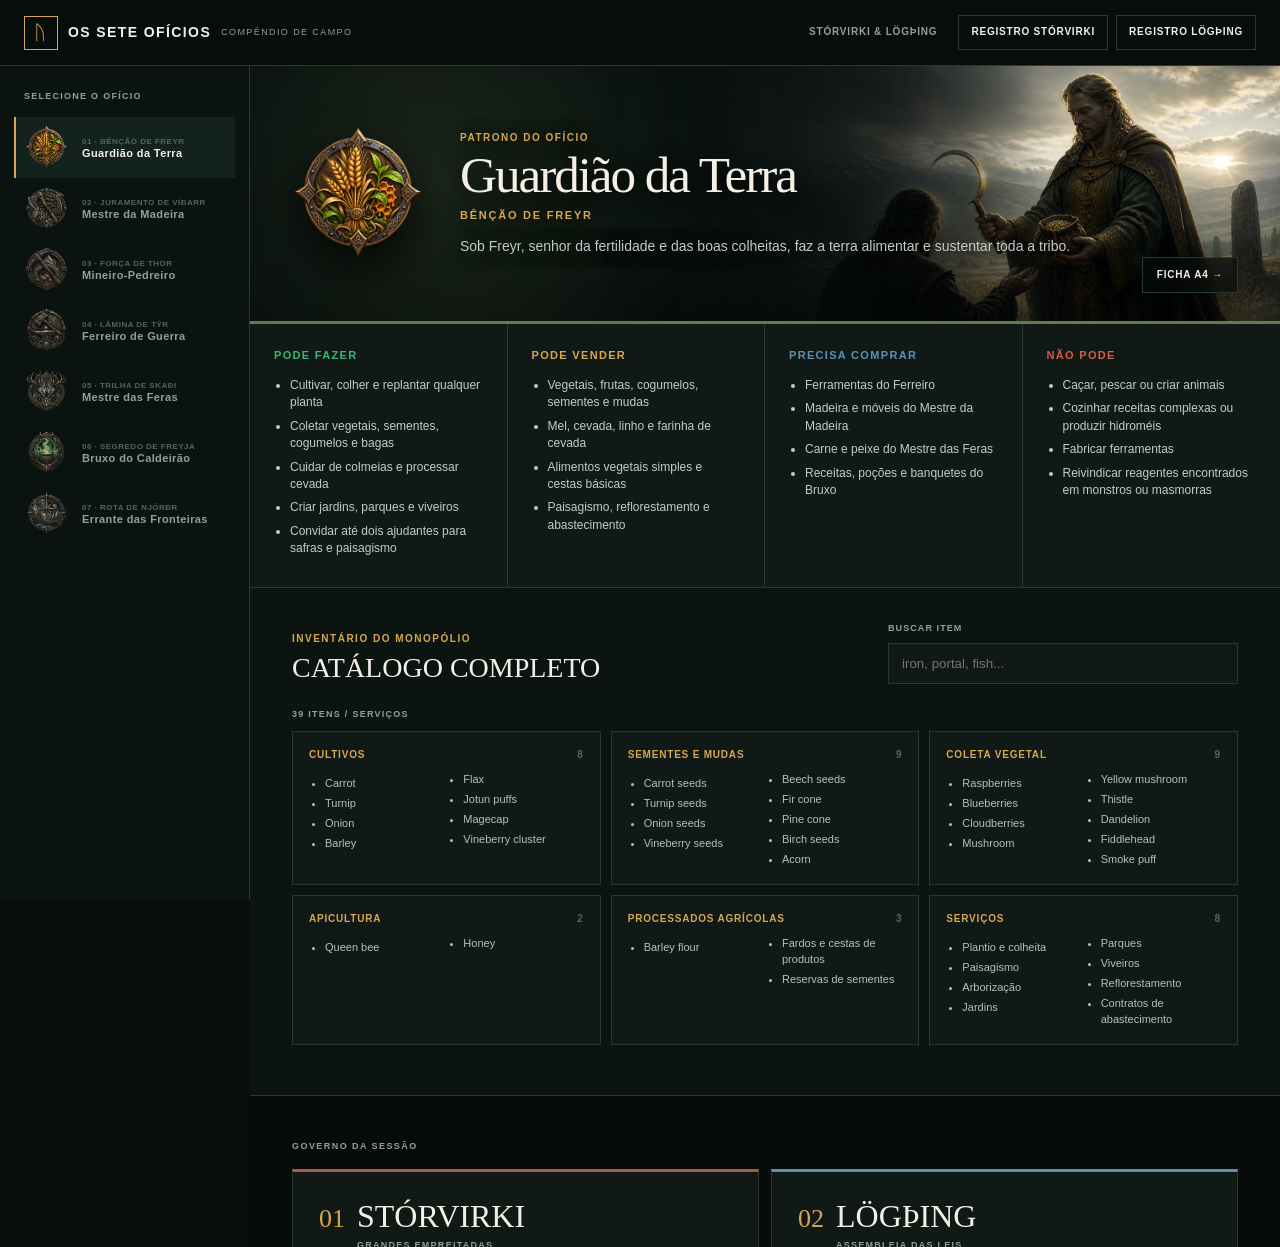
<file: index.html>
<!doctype html>
<html lang="pt-BR">
<head>
  <meta charset="utf-8">
  <meta name="viewport" content="width=device-width, initial-scale=1">
  <meta http-equiv="refresh" content="0; url=./valheim-rp-site/">
  <title>Os Sete Ofícios</title>
  <link rel="canonical" href="./valheim-rp-site/">
</head>
<body>
  <p>Abrindo <a href="./valheim-rp-site/">Os Sete Ofícios</a>…</p>
</body>
</html>
</file>
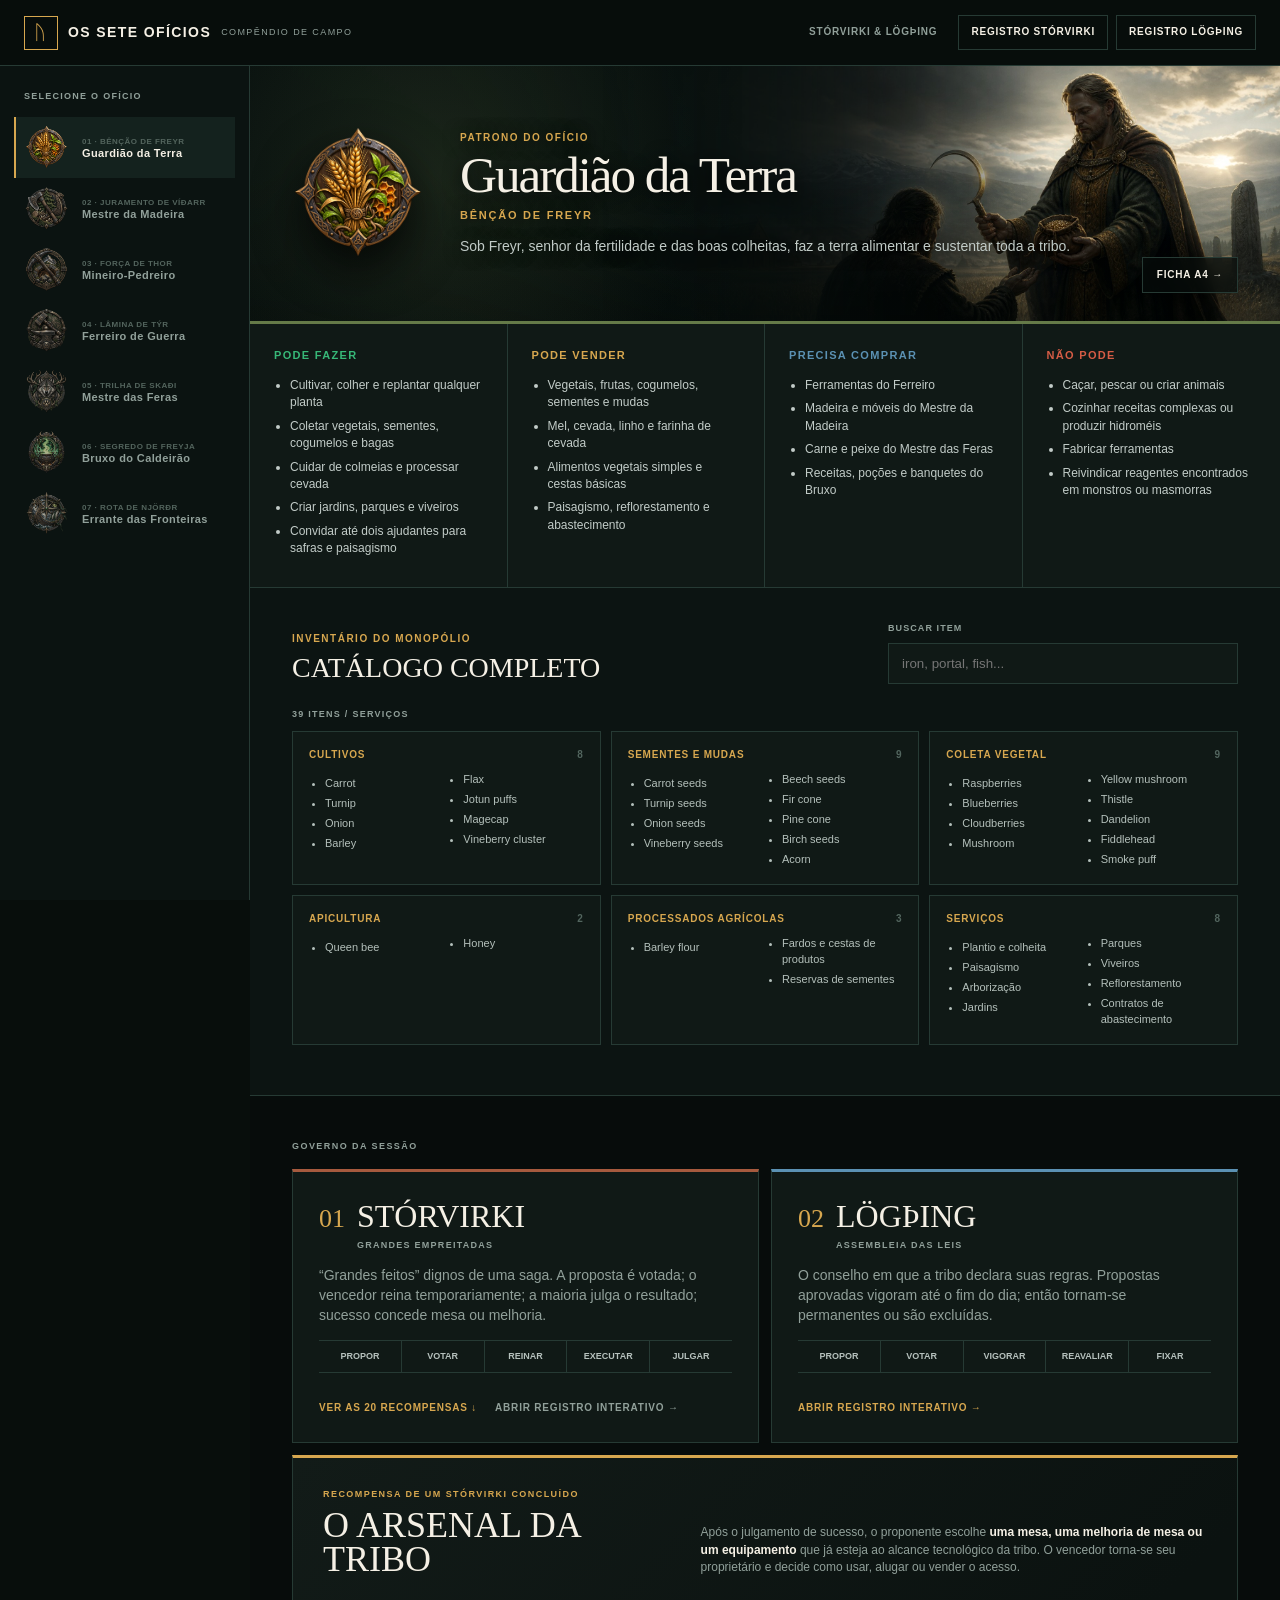
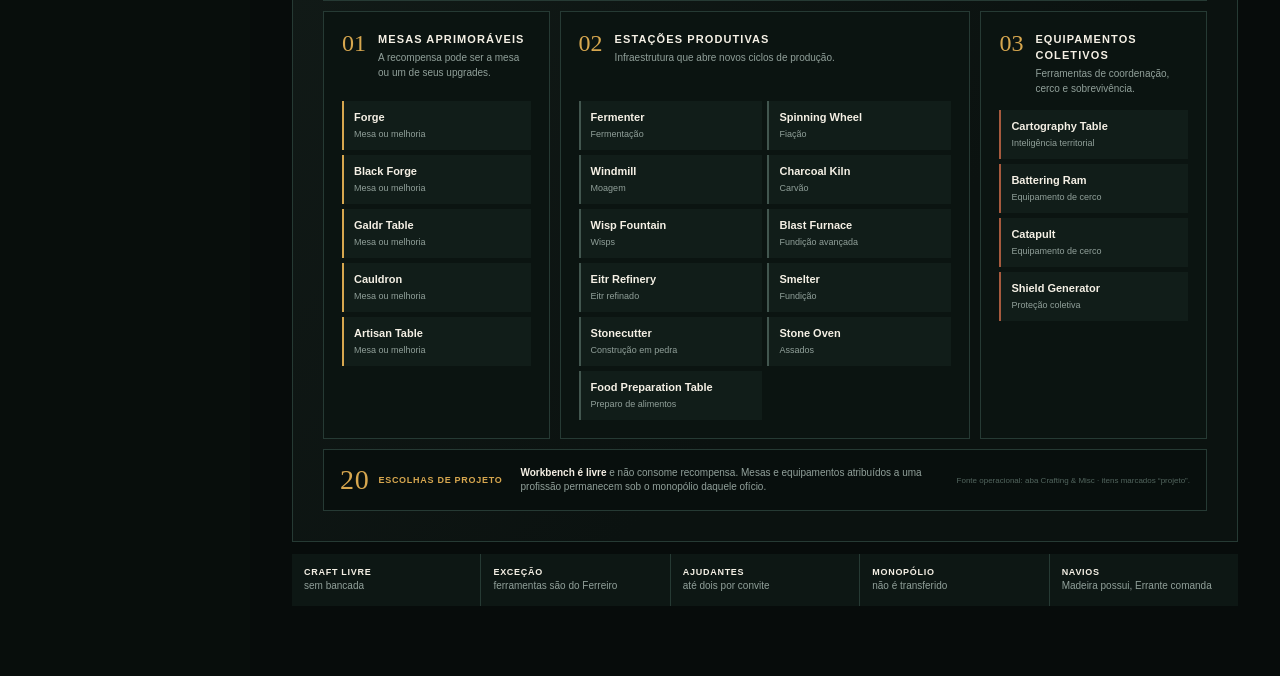
<file: valheim-rp-site/index.html>
<!doctype html>
<html lang="pt-BR">
<head>
  <meta charset="utf-8">
  <meta name="viewport" content="width=device-width, initial-scale=1">
  <meta name="description" content="Compêndio operacional dos Sete Ofícios: monopólios, produtos, projetos e leis.">
  <title>Os Sete Ofícios · Compêndio</title>
  <link rel="stylesheet" href="styles.css?v=20260828-storvirki">
</head>
<body>
  <header class="topbar">
    <a class="brand" href="#top"><span>ᚢ</span><b>OS SETE OFÍCIOS</b><small>COMPÊNDIO DE CAMPO</small></a>
    <nav>
      <a href="#governo">STÓRVIRKI & LÖGÞING</a>
      <a class="download" href="../fichas-sistemas/registro-de-projetos.pdf">REGISTRO STÓRVIRKI</a>
      <a class="download" href="../fichas-sistemas/registro-de-leis.pdf">REGISTRO LÖGÞING</a>
    </nav>
  </header>

  <div class="command" id="top">
    <aside class="role-rail" aria-label="Profissões">
      <p class="rail-title">SELECIONE O OFÍCIO</p>
      <div id="role-list"></div>
    </aside>
    <main class="workspace">
      <section id="profession-panel" aria-live="polite"></section>

      <section class="governance" id="governo">
        <div class="section-kicker">GOVERNO DA SESSÃO</div>
        <div class="systems-grid">
          <article class="system-card project-card">
            <div><span>01</span><h2>STÓRVIRKI <small>GRANDES EMPREITADAS</small></h2></div>
            <p>“Grandes feitos” dignos de uma saga. A proposta é votada; o vencedor reina temporariamente; a maioria julga o resultado; sucesso concede mesa ou melhoria.</p>
            <ol><li>Propor</li><li>Votar</li><li>Reinar</li><li>Executar</li><li>Julgar</li></ol>
            <div class="system-actions">
              <a href="#recompensas">VER AS 20 RECOMPENSAS ↓</a>
              <a href="../fichas-sistemas/registro-de-projetos.pdf">ABRIR REGISTRO INTERATIVO →</a>
            </div>
          </article>
          <article class="system-card law-card">
            <div><span>02</span><h2>LÖGÞING <small>ASSEMBLEIA DAS LEIS</small></h2></div>
            <p>O conselho em que a tribo declara suas regras. Propostas aprovadas vigoram até o fim do dia; então tornam-se permanentes ou são excluídas.</p>
            <ol><li>Propor</li><li>Votar</li><li>Vigorar</li><li>Reavaliar</li><li>Fixar</li></ol>
            <a href="../fichas-sistemas/registro-de-leis.pdf">ABRIR REGISTRO INTERATIVO →</a>
          </article>
        </div>
        <section class="reward-catalog" id="recompensas" aria-labelledby="reward-title">
          <header class="reward-head">
            <div>
              <p>RECOMPENSA DE UM STÓRVIRKI CONCLUÍDO</p>
              <h2 id="reward-title">O ARSENAL DA TRIBO</h2>
            </div>
            <p>Após o julgamento de sucesso, o proponente escolhe <b>uma mesa, uma melhoria de mesa ou um equipamento</b> que já esteja ao alcance tecnológico da tribo. O vencedor torna-se seu proprietário e decide como usar, alugar ou vender o acesso.</p>
          </header>

          <div class="reward-grid">
            <article class="reward-group reward-upgrades">
              <header><span>01</span><div><h3>MESAS APRIMORÁVEIS</h3><p>A recompensa pode ser a mesa ou um de seus upgrades.</p></div></header>
              <ul class="reward-items">
                <li><b>Forge</b><small>Mesa ou melhoria</small></li>
                <li><b>Black Forge</b><small>Mesa ou melhoria</small></li>
                <li><b>Galdr Table</b><small>Mesa ou melhoria</small></li>
                <li><b>Cauldron</b><small>Mesa ou melhoria</small></li>
                <li><b>Artisan Table</b><small>Mesa ou melhoria</small></li>
              </ul>
            </article>

            <article class="reward-group reward-stations">
              <header><span>02</span><div><h3>ESTAÇÕES PRODUTIVAS</h3><p>Infraestrutura que abre novos ciclos de produção.</p></div></header>
              <ul class="reward-items">
                <li><b>Fermenter</b><small>Fermentação</small></li>
                <li><b>Spinning Wheel</b><small>Fiação</small></li>
                <li><b>Windmill</b><small>Moagem</small></li>
                <li><b>Charcoal Kiln</b><small>Carvão</small></li>
                <li><b>Wisp Fountain</b><small>Wisps</small></li>
                <li><b>Blast Furnace</b><small>Fundição avançada</small></li>
                <li><b>Eitr Refinery</b><small>Eitr refinado</small></li>
                <li><b>Smelter</b><small>Fundição</small></li>
                <li><b>Stonecutter</b><small>Construção em pedra</small></li>
                <li><b>Stone Oven</b><small>Assados</small></li>
                <li><b>Food Preparation Table</b><small>Preparo de alimentos</small></li>
              </ul>
            </article>

            <article class="reward-group reward-equipment">
              <header><span>03</span><div><h3>EQUIPAMENTOS COLETIVOS</h3><p>Ferramentas de coordenação, cerco e sobrevivência.</p></div></header>
              <ul class="reward-items">
                <li><b>Cartography Table</b><small>Inteligência territorial</small></li>
                <li><b>Battering Ram</b><small>Equipamento de cerco</small></li>
                <li><b>Catapult</b><small>Equipamento de cerco</small></li>
                <li><b>Shield Generator</b><small>Proteção coletiva</small></li>
              </ul>
            </article>
          </div>

          <footer class="reward-note">
            <span><b>20</b> escolhas de projeto</span>
            <p><b>Workbench é livre</b> e não consome recompensa. Mesas e equipamentos atribuídos a uma profissão permanecem sob o monopólio daquele ofício.</p>
            <small>Fonte operacional: aba Crafting &amp; Misc · itens marcados “projeto”.</small>
          </footer>
        </section>
        <div class="rule-strip">
          <span><b>CRAFT LIVRE</b> sem bancada</span>
          <span><b>EXCEÇÃO</b> ferramentas são do Ferreiro</span>
          <span><b>AJUDANTES</b> até dois por convite</span>
          <span><b>MONOPÓLIO</b> não é transferido</span>
          <span><b>NAVIOS</b> Madeira possui, Errante comanda</span>
        </div>
      </section>
    </main>
  </div>

  <script src="catalog-data.js"></script>
  <script src="app.js"></script>
</body>
</html>
</file>
<file: valheim-rp-site/styles.css>
:root{--bg:#080e0c;--panel:#101916;--panel2:#14221e;--paper:#e9e1d1;--ink:#f5f0e5;--muted:#91a09a;--line:#263a34;--gold:#d7a74f;--green:#37b878;--red:#d55c45;--blue:#5b91b3;--rust:#a65a3e}
*{box-sizing:border-box}html{scroll-behavior:smooth}body{margin:0;background:var(--bg);color:var(--ink);font:14px/1.45 Inter,Segoe UI,sans-serif}a{color:inherit}.topbar{height:66px;position:sticky;top:0;z-index:20;display:flex;align-items:center;justify-content:space-between;padding:0 24px;background:rgba(8,14,12,.94);border-bottom:1px solid var(--line);backdrop-filter:blur(16px)}.brand{display:flex;align-items:center;gap:10px;text-decoration:none;letter-spacing:.1em}.brand>span{display:grid;place-items:center;width:34px;height:34px;border:1px solid var(--gold);color:var(--gold);font:20px Georgia}.brand small{color:var(--muted);font-size:9px}.topbar nav{display:flex;gap:8px}.topbar nav a{padding:9px 12px;text-decoration:none;color:var(--muted);font-size:10px;font-weight:800;letter-spacing:.08em;border:1px solid transparent}.topbar nav a:hover,.topbar nav .download{color:var(--ink);border-color:var(--line)}.command{display:grid;grid-template-columns:250px 1fr;min-height:calc(100vh - 66px)}.role-rail{position:sticky;top:66px;height:calc(100vh - 66px);padding:24px 14px;background:#0b1311;border-right:1px solid var(--line)}.rail-title{margin:0 10px 14px;color:var(--muted);font-size:9px;font-weight:900;letter-spacing:.14em}.role-button{width:100%;display:grid;grid-template-columns:48px 1fr;gap:9px;align-items:center;padding:9px;border:0;border-left:2px solid transparent;background:none;color:var(--muted);text-align:left;cursor:pointer}.role-button img{width:43px;height:43px;object-fit:contain;filter:grayscale(.55);opacity:.7}.role-button span{font-size:11px;font-weight:850;letter-spacing:.035em}.role-button small{display:block;color:#53645d;font-size:8px}.role-button:hover,.role-button.active{background:var(--panel2);color:var(--ink);border-left-color:var(--gold)}.role-button.active img{filter:none;opacity:1}.workspace{min-width:0}.role-header{min-height:210px;display:grid;grid-template-columns:140px 1fr auto;gap:28px;align-items:center;padding:28px 42px;background:radial-gradient(circle at 20% 20%,color-mix(in srgb,var(--accent) 18%,transparent),transparent 30%),linear-gradient(120deg,#12241f,#0a1210);border-bottom:3px solid var(--accent)}.role-header img{width:132px;height:132px;object-fit:contain;filter:drop-shadow(0 20px 25px #0008)}.role-header p,.catalog-tools p{margin:0 0 5px;color:var(--gold);font-size:10px;font-weight:900;letter-spacing:.15em;text-transform:uppercase}.role-header h1{margin:0;font:clamp(32px,4vw,58px)/.95 Georgia,serif;letter-spacing:-.04em}.role-header span{display:block;max-width:620px;margin-top:13px;color:var(--muted)}.role-header>a{align-self:end;padding:10px 14px;border:1px solid var(--line);text-decoration:none;font-size:10px;font-weight:900;letter-spacing:.08em}.mandate-grid{display:grid;grid-template-columns:repeat(4,1fr);border-bottom:1px solid var(--line)}.mandate-grid article{padding:24px;border-right:1px solid var(--line);background:var(--panel)}.mandate-grid article:last-child{border-right:0}.mandate-grid h2{margin:0 0 13px;font-size:11px;letter-spacing:.12em}.mandate-grid .good h2{color:var(--green)}.mandate-grid .sell h2{color:var(--gold)}.mandate-grid .buy h2{color:var(--blue)}.mandate-grid .stop h2{color:var(--red)}ul{margin:0;padding-left:16px}.mandate-grid li{margin:6px 0;color:#c2ccc8;font-size:12px}.catalog-panel{padding:34px 42px 50px;background:#0c1412}.catalog-tools{display:flex;justify-content:space-between;align-items:end;gap:24px;margin-bottom:24px}.catalog-tools h2{margin:0;font:28px Georgia,serif}.catalog-tools label{width:min(350px,42%);color:var(--muted);font-size:9px;font-weight:900;letter-spacing:.12em}.catalog-tools input{width:100%;margin-top:7px;padding:12px 13px;background:var(--panel);border:1px solid var(--line);color:var(--ink);font:13px inherit;outline:none}.catalog-tools input:focus{border-color:var(--gold)}.catalog-grid{display:grid;grid-template-columns:repeat(3,1fr);gap:10px}.result-count{grid-column:1/-1;color:var(--muted);font-size:9px;font-weight:900;letter-spacing:.14em}.catalog-group{padding:16px;background:var(--panel);border:1px solid var(--line)}.catalog-group h3{display:flex;justify-content:space-between;margin:0 0 10px;color:var(--gold);font-size:10px;letter-spacing:.08em;text-transform:uppercase}.catalog-group h3 span{color:#52655e}.catalog-group ul{columns:2;column-gap:18px}.catalog-group li{break-inside:avoid;margin:4px 0;color:#b4c0bb;font-size:11px}.no-result{color:var(--muted)}.governance{padding:44px 42px 70px;background:#070c0b;border-top:1px solid var(--line)}.section-kicker{margin-bottom:16px;color:var(--muted);font-size:9px;font-weight:900;letter-spacing:.16em}.systems-grid{display:grid;grid-template-columns:1fr 1fr;gap:12px}.system-card{padding:26px;background:var(--panel);border:1px solid var(--line)}.system-card>div{display:flex;gap:12px;align-items:baseline}.system-card>div span{color:var(--gold);font:26px Georgia}.system-card h2{margin:0;font:32px Georgia}.system-card p{max-width:650px;color:var(--muted)}.system-card ol{display:flex;gap:0;padding:0;list-style:none;border-top:1px solid var(--line);border-bottom:1px solid var(--line)}.system-card li{flex:1;padding:9px 5px;text-align:center;color:#b6c1bd;font-size:9px;font-weight:900;text-transform:uppercase;border-right:1px solid var(--line)}.system-card li:last-child{border:0}.system-card>a{display:inline-block;margin-top:14px;color:var(--gold);font-size:10px;font-weight:900;letter-spacing:.08em;text-decoration:none}.project-card{border-top:3px solid var(--rust)}.law-card{border-top:3px solid var(--blue)}.rule-strip{display:flex;flex-wrap:wrap;gap:1px;margin-top:12px;background:var(--line)}.rule-strip span{flex:1;min-width:180px;padding:12px;background:#0d1714;color:var(--muted);font-size:10px}.rule-strip b{display:block;color:var(--ink);font-size:9px;letter-spacing:.08em}
@media(max-width:980px){.command{grid-template-columns:90px 1fr}.rail-title{display:none}.role-rail{padding-inline:8px}.role-button{display:block;text-align:center}.role-button span{display:none}.role-button img{width:54px;height:54px}.mandate-grid{grid-template-columns:1fr 1fr}.mandate-grid article:nth-child(2){border-right:0}.catalog-grid{grid-template-columns:1fr 1fr}.role-header{grid-template-columns:100px 1fr}.role-header img{width:95px;height:95px}.role-header>a{grid-column:2}}
@media(max-width:680px){.topbar{padding:0 12px}.brand small,.topbar nav>a:first-child{display:none}.topbar nav a{padding:8px;font-size:8px}.command{display:block}.role-rail{position:sticky;top:66px;z-index:10;width:100%;height:auto;display:flex;overflow:auto;padding:6px;background:#0b1311}.role-rail>div{display:flex}.role-button{min-width:64px;padding:4px}.role-button img{width:46px;height:46px}.role-header{grid-template-columns:75px 1fr;padding:22px 18px;gap:14px}.role-header img{width:72px;height:72px}.role-header h1{font-size:34px}.role-header>a{grid-column:1/-1;justify-self:start}.mandate-grid,.catalog-grid,.systems-grid{grid-template-columns:1fr}.mandate-grid article{border-right:0;border-bottom:1px solid var(--line)}.catalog-panel,.governance{padding:28px 18px}.catalog-tools{align-items:stretch;flex-direction:column}.catalog-tools label{width:100%}.catalog-group ul{columns:1}}
.role-header h1 small{display:block;margin-top:10px;color:var(--gold);font:800 11px/1.2 Inter,Segoe UI,sans-serif;letter-spacing:.16em;text-transform:uppercase}.system-card h2 small{display:block;margin-top:5px;color:var(--muted);font:800 9px/1.2 Inter,Segoe UI,sans-serif;letter-spacing:.14em}.role-button small{line-height:1.25;letter-spacing:.06em;text-transform:uppercase}
.role-header{position:relative;isolation:isolate;overflow:hidden;min-height:258px;background:#09110f}.role-header::before{content:"";position:absolute;z-index:-2;inset:0;background-image:linear-gradient(90deg,#09110f 0%,rgba(9,17,15,.96) 18%,rgba(9,17,15,.78) 42%,rgba(9,17,15,.18) 72%,rgba(9,17,15,.04) 100%),var(--patron-art);background-repeat:no-repeat;background-position:right center;background-size:auto 100%;filter:saturate(.88) contrast(1.04)}.role-header::after{content:"";position:absolute;z-index:-1;inset:0;background:radial-gradient(circle at 18% 45%,color-mix(in srgb,var(--accent) 20%,transparent),transparent 31%),linear-gradient(0deg,rgba(3,8,7,.38),transparent 55%);pointer-events:none}.role-header>img{filter:drop-shadow(0 18px 24px #000c)}.role-header>div{max-width:680px;text-shadow:0 2px 18px #000}.role-header>div>span{color:#c1cbc7}.role-header>a{background:rgba(6,12,10,.72);backdrop-filter:blur(8px);box-shadow:0 8px 28px #0007}
@media(max-width:980px){.role-header::before{background-image:linear-gradient(90deg,#09110f 0%,rgba(9,17,15,.91) 36%,rgba(9,17,15,.25) 78%),var(--patron-art);background-position:62% center}}
@media(max-width:680px){.role-header{min-height:300px}.role-header::before{opacity:.78;background-image:linear-gradient(90deg,rgba(9,17,15,.97) 0%,rgba(9,17,15,.82) 50%,rgba(9,17,15,.35) 100%),var(--patron-art);background-position:58% center;background-size:auto 100%}.role-header h1 small{font-size:9px}.role-header>div>span{font-size:12px}}
@keyframes patron-reveal{from{opacity:0}to{opacity:1}}
.role-header::before{inset:-1px;background-image:var(--patron-art);background-position:right center;background-size:auto 100%;filter:saturate(.88) contrast(1.04);-webkit-mask-image:linear-gradient(90deg,transparent 0%,transparent 34%,rgba(0,0,0,.06) 43%,rgba(0,0,0,.28) 53%,rgba(0,0,0,.72) 65%,#000 76%);mask-image:linear-gradient(90deg,transparent 0%,transparent 34%,rgba(0,0,0,.06) 43%,rgba(0,0,0,.28) 53%,rgba(0,0,0,.72) 65%,#000 76%);animation:patron-reveal .42s ease-out both}.role-header::after{background:radial-gradient(circle at 18% 45%,color-mix(in srgb,var(--accent) 20%,transparent),transparent 31%),linear-gradient(90deg,rgba(9,17,15,.34),transparent 48%),linear-gradient(0deg,rgba(3,8,7,.42),transparent 58%)}
@media(max-width:980px){.role-header::before{background-image:var(--patron-art);background-position:right center;-webkit-mask-image:linear-gradient(90deg,transparent 0%,transparent 24%,rgba(0,0,0,.08) 35%,rgba(0,0,0,.5) 53%,#000 72%);mask-image:linear-gradient(90deg,transparent 0%,transparent 24%,rgba(0,0,0,.08) 35%,rgba(0,0,0,.5) 53%,#000 72%)}}
@media(max-width:680px){.role-header::before{opacity:.82;background-image:var(--patron-art);background-position:62% center;background-size:auto 100%;-webkit-mask-image:linear-gradient(90deg,transparent 0%,rgba(0,0,0,.12) 18%,rgba(0,0,0,.48) 43%,#000 72%);mask-image:linear-gradient(90deg,transparent 0%,rgba(0,0,0,.12) 18%,rgba(0,0,0,.48) 43%,#000 72%)}}
.role-header[data-role="mestre-da-madeira"]::before,.role-header[data-role="bruxo-do-caldeirao"]::before{background-size:auto 108%;background-position:94% center;-webkit-mask-image:linear-gradient(90deg,transparent 0%,transparent 22%,rgba(0,0,0,.08) 30%,rgba(0,0,0,.45) 42%,rgba(0,0,0,.86) 54%,#000 64%);mask-image:linear-gradient(90deg,transparent 0%,transparent 22%,rgba(0,0,0,.08) 30%,rgba(0,0,0,.45) 42%,rgba(0,0,0,.86) 54%,#000 64%)}

/* Stórvirki reward catalog */
.system-actions{display:flex!important;align-items:center!important;gap:18px!important}
.system-actions a{display:inline-block;margin-top:14px;color:var(--gold);font-size:10px;font-weight:900;letter-spacing:.08em;text-decoration:none}
.system-actions a:last-child{color:var(--muted)}
.reward-catalog{margin-top:12px;padding:30px;background:linear-gradient(135deg,#121b18,#0b1210 62%);border:1px solid var(--line);border-top:3px solid var(--gold);scroll-margin-top:82px}
.reward-head{display:grid;grid-template-columns:minmax(260px,.8fr) minmax(320px,1.2fr);gap:40px;align-items:end;padding-bottom:24px;border-bottom:1px solid var(--line)}
.reward-head>div>p{margin:0 0 7px;color:var(--gold);font-size:9px;font-weight:900;letter-spacing:.16em}
.reward-head h2{margin:0;font:36px/.95 Georgia,serif}
.reward-head>p{margin:0;color:var(--muted);font-size:12px}
.reward-head>p b{color:var(--ink)}
.reward-grid{display:grid;grid-template-columns:.8fr 1.45fr .8fr;gap:10px;margin-top:10px}
.reward-group{padding:18px;background:#0b1411;border:1px solid var(--line)}
.reward-group>header{display:flex;gap:12px;min-height:57px;margin-bottom:14px}
.reward-group>header>span{color:var(--gold);font:24px Georgia,serif}
.reward-group h3{margin:2px 0 3px;font-size:11px;letter-spacing:.1em}
.reward-group header p{margin:0;color:var(--muted);font-size:10px}
.reward-items{display:grid;grid-template-columns:1fr;gap:5px;padding:0;list-style:none}
.reward-stations .reward-items{grid-template-columns:1fr 1fr}
.reward-items li{min-width:0;padding:9px 10px;background:#111d19;border-left:2px solid #42564f}
.reward-upgrades .reward-items li{border-left-color:var(--gold)}
.reward-equipment .reward-items li{border-left-color:var(--rust)}
.reward-items b,.reward-items small{display:block}
.reward-items b{font-size:11px}
.reward-items small{margin-top:2px;color:var(--muted);font-size:9px}
.reward-note{display:grid;grid-template-columns:auto 1fr auto;gap:18px;align-items:center;margin-top:10px;padding:14px 16px;background:#080f0d;border:1px solid var(--line)}
.reward-note span{display:flex;align-items:center;gap:9px;color:var(--gold);font-size:9px;font-weight:900;letter-spacing:.08em;text-transform:uppercase}
.reward-note span b{font:28px Georgia,serif}
.reward-note p{margin:0;color:var(--muted);font-size:10px}
.reward-note p b{color:var(--ink)}
.reward-note small{color:#52655e;font-size:8px;text-align:right}
@media(max-width:980px){.reward-grid{grid-template-columns:1fr 1fr}.reward-stations{grid-column:1/-1;grid-row:1}.reward-head{grid-template-columns:1fr}.reward-note{grid-template-columns:auto 1fr}.reward-note small{grid-column:1/-1;text-align:left}}
@media(max-width:680px){.reward-grid{grid-template-columns:1fr}.reward-catalog{padding:22px 16px}.reward-head h2{font-size:30px}.reward-stations{grid-column:auto;grid-row:auto}.reward-stations .reward-items{grid-template-columns:1fr}.reward-note{grid-template-columns:1fr}.system-actions{align-items:flex-start!important;flex-direction:column;gap:0!important}}
@media(max-width:680px){.role-header[data-role="mestre-da-madeira"]::before,.role-header[data-role="bruxo-do-caldeirao"]::before{background-size:auto 112%;background-position:66% center;-webkit-mask-image:linear-gradient(90deg,transparent 0%,rgba(0,0,0,.18) 15%,rgba(0,0,0,.65) 38%,#000 60%);mask-image:linear-gradient(90deg,transparent 0%,rgba(0,0,0,.18) 15%,rgba(0,0,0,.65) 38%,#000 60%)}}
</file>
